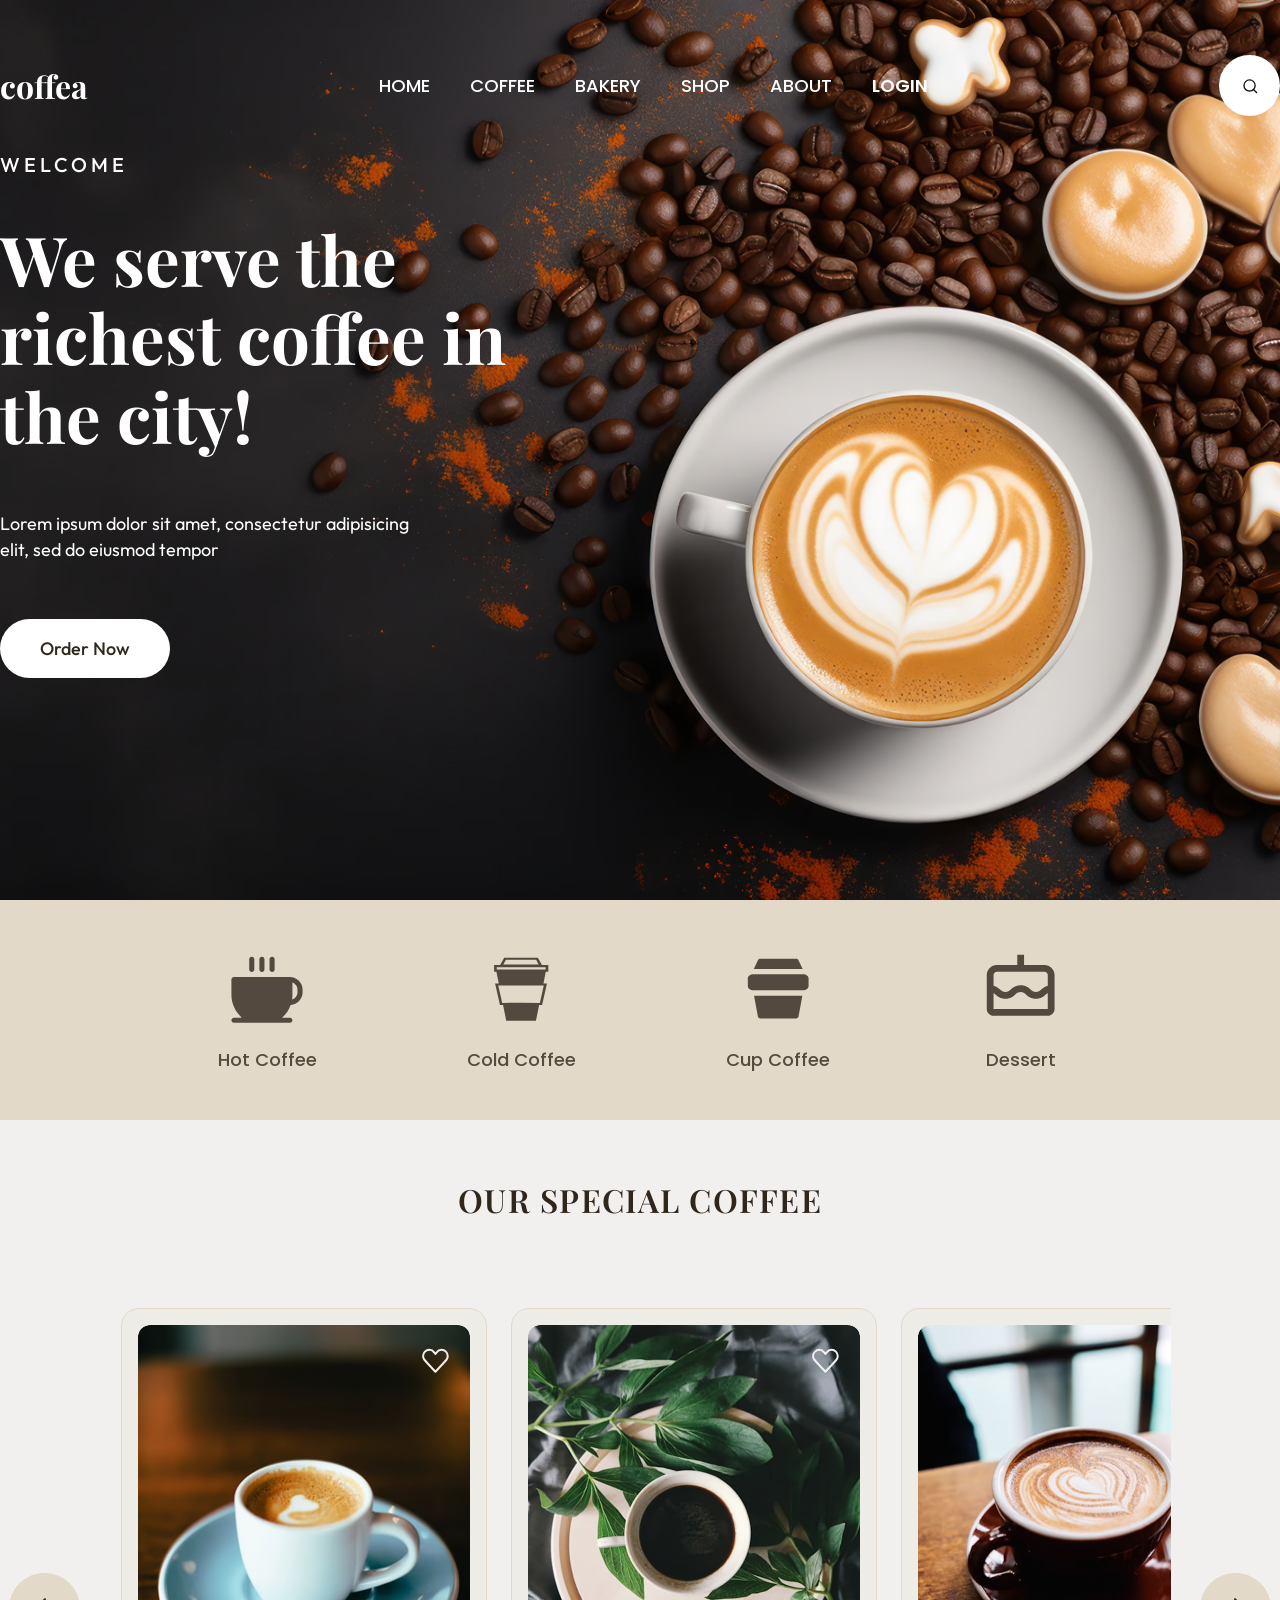
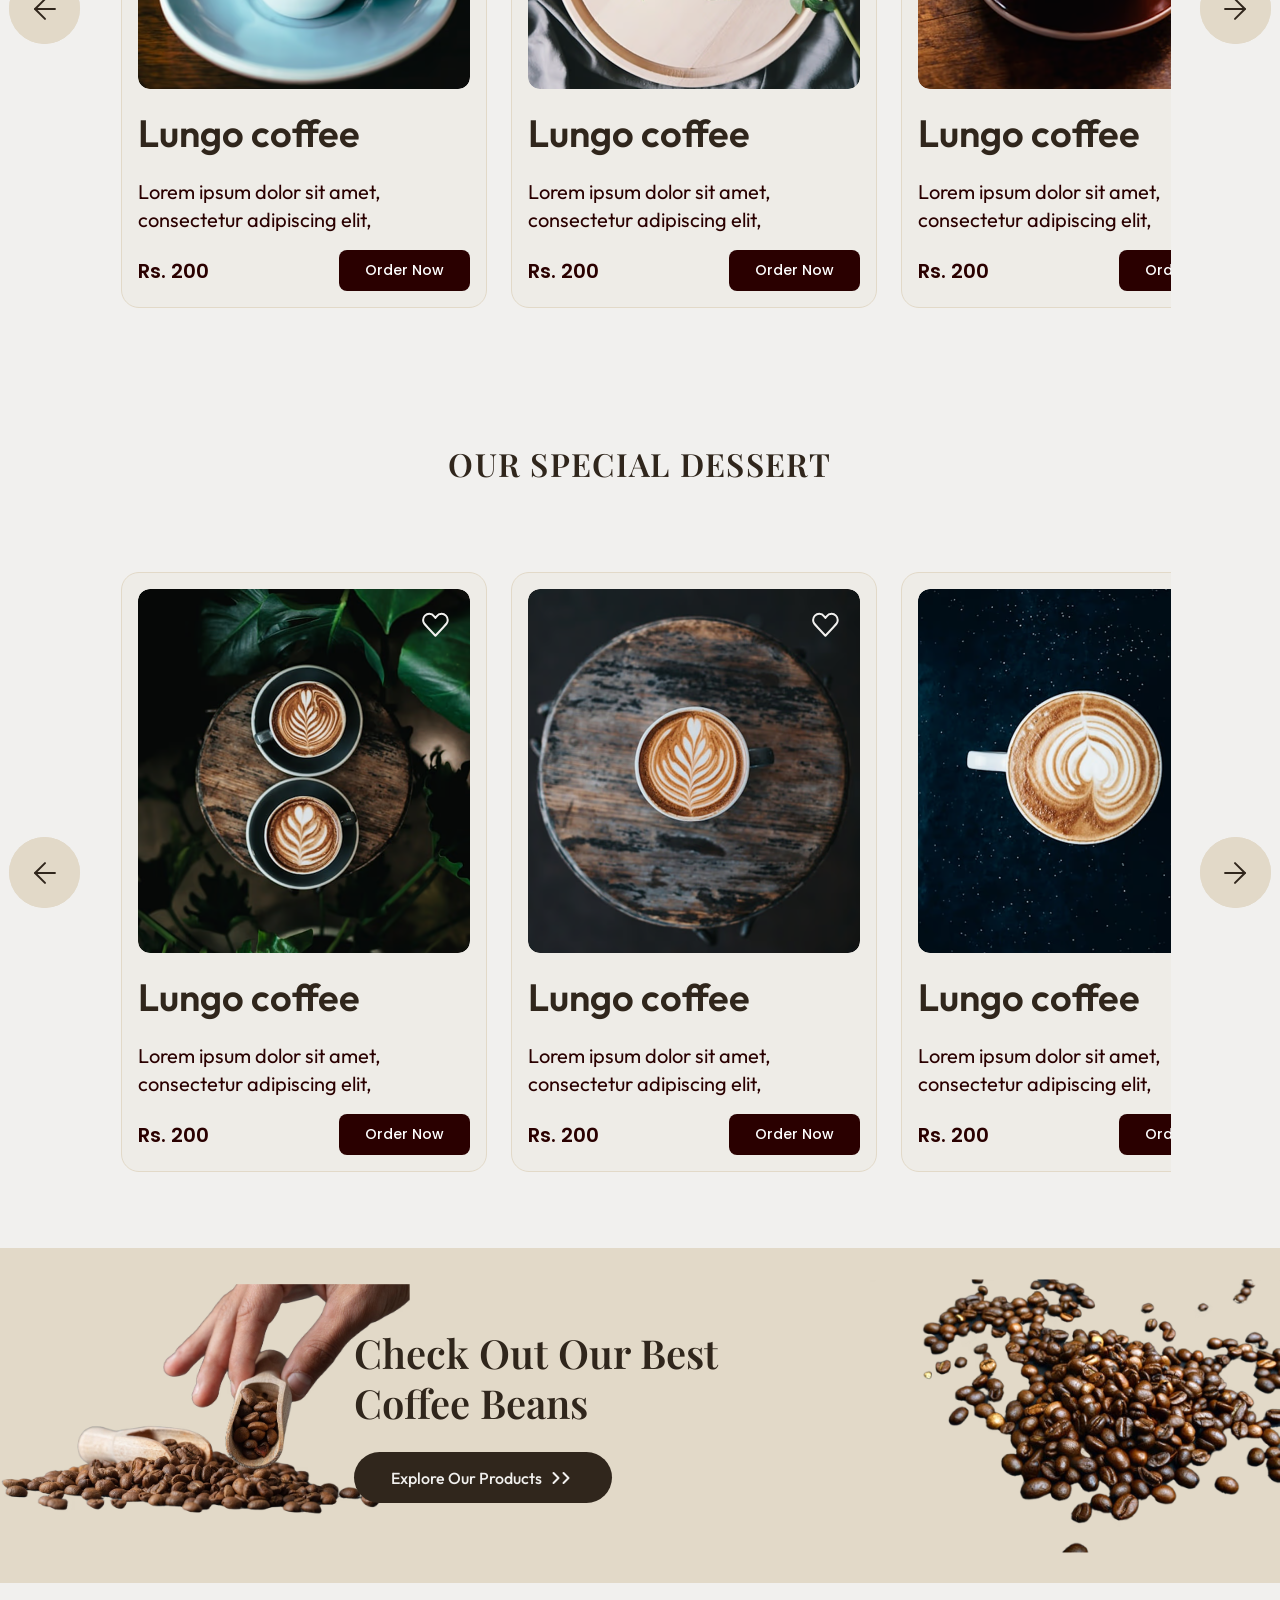
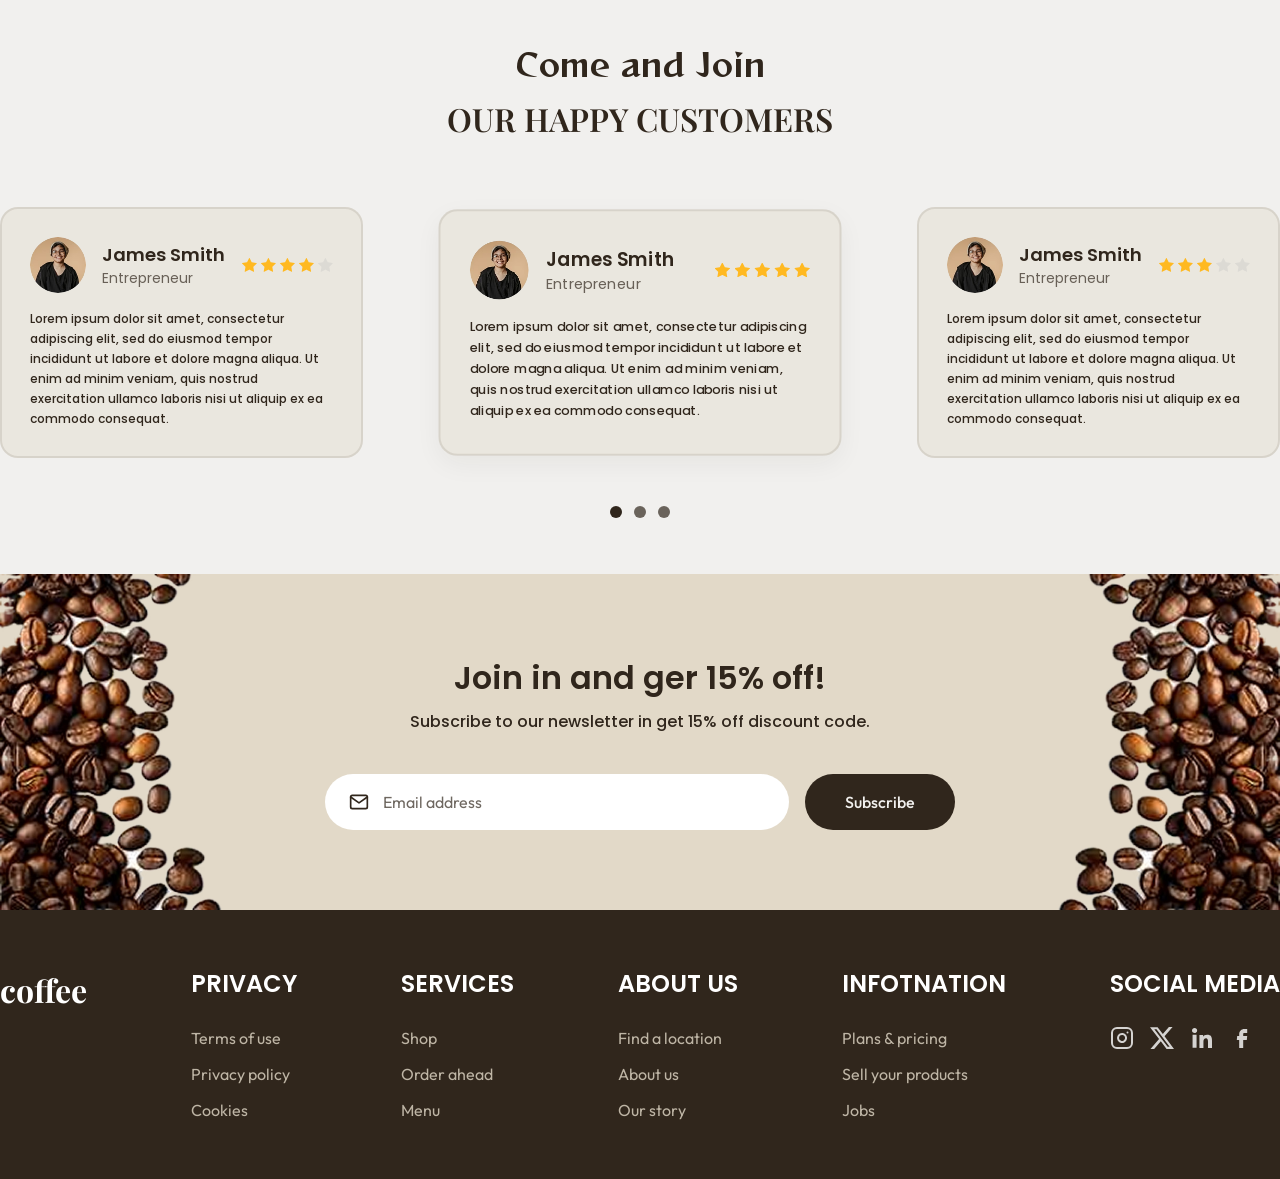
<file: index.html>
<!DOCTYPE html>
<html lang="zxx">
<head>
  <meta charset="UTF-8">
  <meta name="viewport" content="width=device-width, initial-scale=1.0">
  <title>Coffea | Landing Page</title>
  <meta name="description" content="Coffea - We serve the richest coffee in the city. Explore our special coffee beans, bakery, and desserts.">
  <meta name="theme-color" content="#30261C">
  <!-- Preloads para paralelizar la descarga y evitar render-blocking de @imports -->
  <link rel="preload" href="css/tokens.css" as="style">
  <link rel="preload" href="css/base.css" as="style">
  <link rel="preload" href="css/layout.css" as="style">
  <link rel="preload" href="css/components/header.css" as="style">
  <link rel="preload" href="css/components/hero.css" as="style">
  <link rel="preload" href="css/components/categories.css" as="style">
  <link rel="preload" href="css/components/product-card.css" as="style">
  <link rel="preload" href="css/components/carousel.css" as="style">
  <link rel="preload" href="css/components/promo.css" as="style">
  <link rel="preload" href="css/components/testimonial-card.css" as="style">
  <link rel="preload" href="css/components/newsletter.css" as="style">
  <link rel="preload" href="css/components/footer.css" as="style">
  <link rel="preload" href="css/utilities.css" as="style">
  <link rel="preload" href="css/components/responsive.css" as="style">
  
  <link rel="stylesheet" href="css/main.css">
</head>
<body>
  <a class="skip-link" href="#main">Saltar al contenido</a>
  <header class="header">
    <div class="container header__container">
      <a href="/" class="header__logo">coffea</a>
      
      <nav class="header__nav" aria-label="Principal">
        <ul class="header__nav-list">
          <li><a href="#" class="header__nav-link">home</a></li>
          <li><a href="#coffee" class="header__nav-link">coffee</a></li>
          <li><a href="#dessert" class="header__nav-link">bakery</a></li>
          <li><a href="#" class="header__nav-link">shop</a></li>
          <li><a href="#" class="header__nav-link">about</a></li>
          <li><a href="#" class="header__nav-link header__nav-link--login">login</a></li>
        </ul>
      </nav>

      <button type="button" class="header__search-btn" aria-label="Buscar">
        <img src="assets/icons/search.svg" alt="" width="24" height="24" loading="lazy" decoding="async">
      </button>
    </div>
  </header>
  <main id="main">
    <section class="hero" aria-labelledby="hero-title">
      <!-- R1: Imagen con object-fit optimizada -->
      <picture class="hero__bg-wrapper">
        <source media="(max-width: 767px)" srcset="/.netlify/images?url=/assets/img/hero.avif&amp;w=768">
        <img src="assets/img/hero.avif" alt="" class="hero__bg" width="1920" height="1000" fetchpriority="high">
      </picture>

      <div class="container hero__container">
        <div class="hero__content">
          <span class="hero__eyebrow">WELCOME</span>
          <h1 id="hero-title" class="hero__title">We serve the richest coffee in the city!</h1>
          <p class="hero__description">Lorem ipsum dolor sit amet, consectetur adipisicing elit, sed do eiusmod tempor</p>
          <a href="#coffee" class="hero__btn">Order Now</a>
        </div>
      </div>
    </section>
    <section class="categories" aria-label="Categorías">
      <div class="container categories__container">
        <ul class="categories__list">
          <li class="categories__item">
            <a href="#coffee" class="categories__link">
              <img src="assets/icons/cat-1.svg" alt="" class="categories__icon" width="82" height="82" loading="lazy" decoding="async">
              <span class="categories__label">Hot Coffee</span>
            </a>
          </li>
          <li class="categories__item">
            <a href="#coffee" class="categories__link">
              <img src="assets/icons/cat-2.svg" alt="" class="categories__icon" width="82" height="82" loading="lazy" decoding="async">
              <span class="categories__label">Cold Coffee</span>
            </a>
          </li>
          <li class="categories__item">
            <a href="#coffee" class="categories__link">
              <img src="assets/icons/cat-3.svg" alt="" class="categories__icon" width="82" height="82" loading="lazy" decoding="async">
              <span class="categories__label">Cup Coffee</span>
            </a>
          </li>
          <li class="categories__item">
            <a href="#dessert" class="categories__link">
              <img src="assets/icons/cat-4.svg" alt="" class="categories__icon" width="82" height="82" loading="lazy" decoding="async">
              <span class="categories__label">Dessert</span>
            </a>
          </li>
        </ul>
      </div>
    </section>
    <section id="coffee" class="products" aria-labelledby="coffee-title">
      <h2 id="coffee-title" class="products__title">OUR SPECIAL COFFEE</h2>
      <div class="carousel">
        <button type="button" class="carousel__arrow carousel__arrow--prev" aria-label="Anterior">
          <img src="assets/icons/arrow.svg" alt="" width="71" height="71" loading="lazy" decoding="async">
        </button>
        <div class="carousel__track">
          <article class="product-card">
            <div class="product-card__image-wrapper">
              <picture>
                <source media="(max-width: 767px)" srcset="/.netlify/images?url=/assets/img/coffee-1.avif&amp;w=350">
                <img src="assets/img/coffee-1.avif" alt="Lungo coffee" class="product-card__img" width="334" height="364" loading="lazy" decoding="async">
              </picture>
              <label class="product-card__fav">
                <input type="checkbox" class="visually-hidden">
                <img src="assets/icons/heart.svg" alt="Favorito" class="product-card__fav-icon" width="33" height="33" loading="lazy" decoding="async">
              </label>
            </div>
            <h3 class="product-card__title">Lungo coffee</h3>
            <p class="product-card__desc">Lorem ipsum dolor sit amet, consectetur adipiscing elit,</p>
            <div class="product-card__footer">
              <span class="product-card__price">Rs. <data value="200">200</data></span>
              <button type="button" class="product-card__btn">Order Now</button>
            </div>
          </article>
          <article class="product-card">
            <div class="product-card__image-wrapper">
              <picture>
                <source media="(max-width: 767px)" srcset="/.netlify/images?url=/assets/img/coffee-2.avif&amp;w=350">
                <img src="assets/img/coffee-2.avif" alt="Lungo coffee" class="product-card__img" width="334" height="364" loading="lazy" decoding="async">
              </picture>
              <label class="product-card__fav">
                <input type="checkbox" class="visually-hidden">
                <img src="assets/icons/heart.svg" alt="Favorito" class="product-card__fav-icon" width="33" height="33" loading="lazy" decoding="async">
              </label>
            </div>
            <h3 class="product-card__title">Lungo coffee</h3>
            <p class="product-card__desc">Lorem ipsum dolor sit amet, consectetur adipiscing elit,</p>
            <div class="product-card__footer">
              <span class="product-card__price">Rs. <data value="200">200</data></span>
              <button type="button" class="product-card__btn">Order Now</button>
            </div>
          </article>
          <article class="product-card">
            <div class="product-card__image-wrapper">
              <picture>
                <source media="(max-width: 767px)" srcset="/.netlify/images?url=/assets/img/coffee-3.avif&amp;w=350">
                <img src="assets/img/coffee-3.avif" alt="Lungo coffee" class="product-card__img" width="334" height="364" loading="lazy" decoding="async">
              </picture>
              <label class="product-card__fav">
                <input type="checkbox" class="visually-hidden">
                <img src="assets/icons/heart.svg" alt="Favorito" class="product-card__fav-icon" width="33" height="33" loading="lazy" decoding="async">
              </label>
            </div>
            <h3 class="product-card__title">Lungo coffee</h3>
            <p class="product-card__desc">Lorem ipsum dolor sit amet, consectetur adipiscing elit,</p>
            <div class="product-card__footer">
              <span class="product-card__price">Rs. <data value="200">200</data></span>
              <button type="button" class="product-card__btn">Order Now</button>
            </div>
          </article>
          <article class="product-card">
            <div class="product-card__image-wrapper">
              <picture>
                <source media="(max-width: 767px)" srcset="/.netlify/images?url=/assets/img/coffee-4.avif&amp;w=350">
                <img src="assets/img/coffee-4.avif" alt="Lungo coffee" class="product-card__img" width="334" height="364" loading="lazy" decoding="async">
              </picture>
              <label class="product-card__fav">
                <input type="checkbox" class="visually-hidden">
                <img src="assets/icons/heart.svg" alt="Favorito" class="product-card__fav-icon" width="33" height="33" loading="lazy" decoding="async">
              </label>
            </div>
            <h3 class="product-card__title">Lungo coffee</h3>
            <p class="product-card__desc">Lorem ipsum dolor sit amet, consectetur adipiscing elit,</p>
            <div class="product-card__footer">
              <span class="product-card__price">Rs. <data value="200">200</data></span>
              <button type="button" class="product-card__btn">Order Now</button>
            </div>
          </article>
        </div>
        <button type="button" class="carousel__arrow carousel__arrow--next" aria-label="Siguiente">
          <img src="assets/icons/arrow.svg" alt="" width="71" height="71" loading="lazy" decoding="async" style="transform: scaleX(-1);">
        </button>
      </div>
    </section>
    <section id="dessert" class="products" aria-labelledby="dessert-title">
      <h2 id="dessert-title" class="products__title">OUR SPECIAL DESSERT</h2>
      <div class="carousel">
        <button type="button" class="carousel__arrow carousel__arrow--prev" aria-label="Anterior">
          <img src="assets/icons/arrow.svg" alt="" width="71" height="71" loading="lazy" decoding="async">
        </button>
        <div class="carousel__track">
          <article class="product-card">
            <div class="product-card__image-wrapper">
              <picture>
                <source media="(max-width: 767px)" srcset="/.netlify/images?url=/assets/img/dessert-1.avif&amp;w=350">
                <img src="assets/img/dessert-1.avif" alt="Lungo coffee" class="product-card__img" width="334" height="364" loading="lazy" decoding="async">
              </picture>
              <label class="product-card__fav">
                <input type="checkbox" class="visually-hidden">
                <img src="assets/icons/heart.svg" alt="Favorito" class="product-card__fav-icon" width="33" height="33" loading="lazy" decoding="async">
              </label>
            </div>
            <h3 class="product-card__title">Lungo coffee</h3>
            <p class="product-card__desc">Lorem ipsum dolor sit amet, consectetur adipiscing elit,</p>
            <div class="product-card__footer">
              <span class="product-card__price">Rs. <data value="200">200</data></span>
              <button type="button" class="product-card__btn">Order Now</button>
            </div>
          </article>
          <article class="product-card">
            <div class="product-card__image-wrapper">
              <picture>
                <source media="(max-width: 767px)" srcset="/.netlify/images?url=/assets/img/dessert-2.avif&amp;w=350">
                <img src="assets/img/dessert-2.avif" alt="Lungo coffee" class="product-card__img" width="334" height="364" loading="lazy" decoding="async">
              </picture>
              <label class="product-card__fav">
                <input type="checkbox" class="visually-hidden">
                <img src="assets/icons/heart.svg" alt="Favorito" class="product-card__fav-icon" width="33" height="33" loading="lazy" decoding="async">
              </label>
            </div>
            <h3 class="product-card__title">Lungo coffee</h3>
            <p class="product-card__desc">Lorem ipsum dolor sit amet, consectetur adipiscing elit,</p>
            <div class="product-card__footer">
              <span class="product-card__price">Rs. <data value="200">200</data></span>
              <button type="button" class="product-card__btn">Order Now</button>
            </div>
          </article>
          <article class="product-card">
            <div class="product-card__image-wrapper">
              <picture>
                <source media="(max-width: 767px)" srcset="/.netlify/images?url=/assets/img/dessert-3.avif&amp;w=350">
                <img src="assets/img/dessert-3.avif" alt="Lungo coffee" class="product-card__img" width="334" height="364" loading="lazy" decoding="async">
              </picture>
              <label class="product-card__fav">
                <input type="checkbox" class="visually-hidden">
                <img src="assets/icons/heart.svg" alt="Favorito" class="product-card__fav-icon" width="33" height="33" loading="lazy" decoding="async">
              </label>
            </div>
            <h3 class="product-card__title">Lungo coffee</h3>
            <p class="product-card__desc">Lorem ipsum dolor sit amet, consectetur adipiscing elit,</p>
            <div class="product-card__footer">
              <span class="product-card__price">Rs. <data value="200">200</data></span>
              <button type="button" class="product-card__btn">Order Now</button>
            </div>
          </article>
          <article class="product-card">
            <div class="product-card__image-wrapper">
              <picture>
                <source media="(max-width: 767px)" srcset="/.netlify/images?url=/assets/img/dessert-4.avif&amp;w=350">
                <img src="assets/img/dessert-4.avif" alt="Lungo coffee" class="product-card__img" width="334" height="364" loading="lazy" decoding="async">
              </picture>
              <label class="product-card__fav">
                <input type="checkbox" class="visually-hidden">
                <img src="assets/icons/heart.svg" alt="Favorito" class="product-card__fav-icon" width="33" height="33" loading="lazy" decoding="async">
              </label>
            </div>
            <h3 class="product-card__title">Lungo coffee</h3>
            <p class="product-card__desc">Lorem ipsum dolor sit amet, consectetur adipiscing elit,</p>
            <div class="product-card__footer">
              <span class="product-card__price">Rs. <data value="200">200</data></span>
              <button type="button" class="product-card__btn">Order Now</button>
            </div>
          </article>
        </div>
        <button type="button" class="carousel__arrow carousel__arrow--next" aria-label="Siguiente">
          <img src="assets/icons/arrow.svg" alt="" width="71" height="71" loading="lazy" decoding="async" style="transform: scaleX(-1);">
        </button>
      </div>
    </section>
    <section class="promo" aria-labelledby="promo-title">
      <!-- R1: Imágenes decorativas laterales -->
      <img src="assets/img/promo-hand.avif" alt="" class="promo__img promo__img--left" width="520" height="335" loading="lazy" decoding="async">
      <img src="assets/img/promo-beans.avif" alt="" class="promo__img promo__img--right" width="520" height="335" loading="lazy" decoding="async">
      
      <div class="container promo__container">
        <div class="promo__content">
          <!-- R2: Título en 2 líneas -->
          <h2 id="promo-title" class="promo__title">Check Out Our Best Coffee Beans</h2>
          
          <!-- R3: Botón pill con chevron doble -->
          <a href="#shop" class="promo__btn">
            Explore Our Products
            <div class="promo__btn-chevrons">
              <img src="assets/icons/chevron.svg" alt="" class="promo__btn-icon" width="20" height="20" loading="lazy" decoding="async">
              <img src="assets/icons/chevron.svg" alt="" class="promo__btn-icon" width="20" height="20" loading="lazy" decoding="async">
            </div>
          </a>
        </div>
      </div>
    </section>
    <section class="testimonials" aria-labelledby="testimonials-title">
      <div class="container testimonials__container">
        
        <div class="testimonials__header">
          <span class="testimonials__eyebrow">Come and Join</span>
          <h2 id="testimonials-title" class="testimonials__title">OUR HAPPY CUSTOMERS</h2>
        </div>

        <div class="testimonials__grid">
          
          <!-- Tarjeta 1 (4 estrellas) -->
          <figure class="testimonial-card">
            <figcaption class="testimonial-card__header">
              <img src="assets/img/avatar-1.avif" alt="James Smith" class="testimonial-card__avatar" width="56" height="56" loading="lazy" decoding="async">
              <div class="testimonial-card__meta">
                <span class="testimonial-card__name">James Smith</span>
                <span class="testimonial-card__role">Entrepreneur</span>
              </div>
              <div class="testimonial-card__rating" role="img" aria-label="4 de 5 estrellas">
                <img src="assets/icons/star.svg" alt="" width="15" height="15" loading="lazy" decoding="async">
                <img src="assets/icons/star.svg" alt="" width="15" height="15" loading="lazy" decoding="async">
                <img src="assets/icons/star.svg" alt="" width="15" height="15" loading="lazy" decoding="async">
                <img src="assets/icons/star.svg" alt="" width="15" height="15" loading="lazy" decoding="async">
                <img src="assets/icons/star.svg" alt="" width="15" height="15" class="star--empty" loading="lazy" decoding="async">
              </div>
            </figcaption>
            <blockquote class="testimonial-card__quote">
              <p>Lorem ipsum dolor sit amet, consectetur adipiscing elit, sed do eiusmod tempor incididunt ut labore et dolore magna aliqua. Ut enim ad minim veniam, quis nostrud exercitation ullamco laboris nisi ut aliquip ex ea commodo consequat.</p>
            </blockquote>
          </figure>

          <!-- Tarjeta 2 Destacada (5 estrellas) -->
          <figure class="testimonial-card testimonial-card--featured">
            <figcaption class="testimonial-card__header">
              <img src="assets/img/avatar-2.avif" alt="James Smith" class="testimonial-card__avatar" width="56" height="56" loading="lazy" decoding="async">
              <div class="testimonial-card__meta">
                <span class="testimonial-card__name">James Smith</span>
                <span class="testimonial-card__role">Entrepreneur</span>
              </div>
              <div class="testimonial-card__rating" role="img" aria-label="5 de 5 estrellas">
                <img src="assets/icons/star.svg" alt="" width="15" height="15" loading="lazy" decoding="async">
                <img src="assets/icons/star.svg" alt="" width="15" height="15" loading="lazy" decoding="async">
                <img src="assets/icons/star.svg" alt="" width="15" height="15" loading="lazy" decoding="async">
                <img src="assets/icons/star.svg" alt="" width="15" height="15" loading="lazy" decoding="async">
                <img src="assets/icons/star.svg" alt="" width="15" height="15" loading="lazy" decoding="async">
              </div>
            </figcaption>
            <blockquote class="testimonial-card__quote">
              <p>Lorem ipsum dolor sit amet, consectetur adipiscing elit, sed do eiusmod tempor incididunt ut labore et dolore magna aliqua. Ut enim ad minim veniam, quis nostrud exercitation ullamco laboris nisi ut aliquip ex ea commodo consequat.</p>
            </blockquote>
          </figure>

          <!-- Tarjeta 3 (3 estrellas) -->
          <figure class="testimonial-card">
            <figcaption class="testimonial-card__header">
              <img src="assets/img/avatar-3.avif" alt="James Smith" class="testimonial-card__avatar" width="56" height="56" loading="lazy" decoding="async">
              <div class="testimonial-card__meta">
                <span class="testimonial-card__name">James Smith</span>
                <span class="testimonial-card__role">Entrepreneur</span>
              </div>
              <div class="testimonial-card__rating" role="img" aria-label="3 de 5 estrellas">
                <img src="assets/icons/star.svg" alt="" width="15" height="15" loading="lazy" decoding="async">
                <img src="assets/icons/star.svg" alt="" width="15" height="15" loading="lazy" decoding="async">
                <img src="assets/icons/star.svg" alt="" width="15" height="15" loading="lazy" decoding="async">
                <img src="assets/icons/star.svg" alt="" width="15" height="15" class="star--empty" loading="lazy" decoding="async">
                <img src="assets/icons/star.svg" alt="" width="15" height="15" class="star--empty" loading="lazy" decoding="async">
              </div>
            </figcaption>
            <blockquote class="testimonial-card__quote">
              <p>Lorem ipsum dolor sit amet, consectetur adipiscing elit, sed do eiusmod tempor incididunt ut labore et dolore magna aliqua. Ut enim ad minim veniam, quis nostrud exercitation ullamco laboris nisi ut aliquip ex ea commodo consequat.</p>
            </blockquote>
          </figure>

        </div>

        <div class="testimonials__pagination" aria-hidden="true">
          <span class="testimonials__dot testimonials__dot--active"></span>
          <span class="testimonials__dot"></span>
          <span class="testimonials__dot"></span>
        </div>

      </div>
    </section>
    <section class="newsletter" aria-labelledby="newsletter-title">
      <img src="assets/img/newsletter-beans.avif" alt="" class="newsletter__img newsletter__img--left" width="520" height="335" loading="lazy" decoding="async">
      <img src="assets/img/newsletter-beans.avif" alt="" class="newsletter__img newsletter__img--right" width="520" height="335" loading="lazy" decoding="async">
      
      <div class="container newsletter__container">
        <h2 id="newsletter-title" class="newsletter__title">Join in and ger 15% off!</h2>
        <p class="newsletter__desc">Subscribe to our newsletter in get 15% off discount code.</p>
        
        <form class="newsletter__form" action="#" method="POST">
          <label for="newsletter-email" class="visually-hidden">Email address</label>
          <div class="newsletter__input-wrapper">
            <img src="assets/icons/mail.svg" alt="" class="newsletter__icon" width="20" height="20" loading="lazy" decoding="async">
            <input type="email" id="newsletter-email" class="newsletter__input" placeholder="Email address" required>
          </div>
          <button type="submit" class="newsletter__btn">Subscribe</button>
        </form>
      </div>
    </section>
  </main>
  <footer class="footer">
    <div class="container footer__container">
      
      <!-- Columna 1: Logo -->
      <div class="footer__brand">
        <a href="/" class="footer__logo">COFFEE</a>
      </div>
      
      <!-- Columna 2 -->
      <div class="footer__links">
        <h3 class="footer__title">PRIVACY</h3>
        <ul class="footer__list">
          <li><a href="#" class="footer__link">Terms of use</a></li>
          <li><a href="#" class="footer__link">Privacy policy</a></li>
          <li><a href="#" class="footer__link">Cookies</a></li>
        </ul>
      </div>
      
      <!-- Columna 3 -->
      <div class="footer__links">
        <h3 class="footer__title">SERVICES</h3>
        <ul class="footer__list">
          <li><a href="#" class="footer__link">Shop</a></li>
          <li><a href="#" class="footer__link">Order ahead</a></li>
          <li><a href="#" class="footer__link">Menu</a></li>
        </ul>
      </div>

      <!-- Columna 4 -->
      <div class="footer__links">
        <h3 class="footer__title">ABOUT US</h3>
        <ul class="footer__list">
          <li><a href="#" class="footer__link">Find a location</a></li>
          <li><a href="#" class="footer__link">About us</a></li>
          <li><a href="#" class="footer__link">Our story</a></li>
        </ul>
      </div>

      <!-- Columna 5 -->
      <div class="footer__links">
        <h3 class="footer__title">INFOTNATION</h3>
        <ul class="footer__list">
          <li><a href="#" class="footer__link">Plans &amp; pricing</a></li>
          <li><a href="#" class="footer__link">Sell your products</a></li>
          <li><a href="#" class="footer__link">Jobs</a></li>
        </ul>
      </div>

      <!-- Columna 6: Sociales -->
      <div class="footer__contact">
        <h3 class="footer__title">SOCIAL MEDIA</h3>
        <div class="footer__socials" role="group" aria-label="Redes sociales">
          <a href="#" class="footer__social-link" aria-label="X">
            <img src="assets/icons/social-1.svg" alt="" width="24" height="24" loading="lazy" decoding="async">
          </a>
          <a href="#" class="footer__social-link" aria-label="Instagram">
            <img src="assets/icons/social-2.svg" alt="" width="24" height="24" loading="lazy" decoding="async">
          </a>
          <a href="#" class="footer__social-link" aria-label="Facebook">
            <img src="assets/icons/social-3.svg" alt="" width="24" height="24" loading="lazy" decoding="async">
          </a>
          <a href="#" class="footer__social-link" aria-label="LinkedIn">
            <img src="assets/icons/social-4.svg" alt="" width="24" height="24" loading="lazy" decoding="async">
          </a>
        </div>
      </div>

    </div>
  </footer>
</body>
</html>
</file>
<file: css/tokens.css>
/* ==========================================================================
   Design Tokens - Coffea Landing Page
   ========================================================================== */

/* Playfair Display */
@font-face { font-family: 'Playfair Display'; src: url('../assets/fonts/playfair-display-500.woff2') format('woff2'); font-weight: 500; font-display: swap; }
@font-face { font-family: 'Playfair Display'; src: url('../assets/fonts/playfair-display-600.woff2') format('woff2'); font-weight: 600; font-display: swap; }
@font-face { font-family: 'Playfair Display'; src: url('../assets/fonts/playfair-display-700.woff2') format('woff2'); font-weight: 700; font-display: swap; }

/* Outfit */
@font-face { font-family: 'Outfit'; src: url('../assets/fonts/outfit-400.woff2') format('woff2'); font-weight: 400; font-display: swap; }
@font-face { font-family: 'Outfit'; src: url('../assets/fonts/outfit-500.woff2') format('woff2'); font-weight: 500; font-display: swap; }
@font-face { font-family: 'Outfit'; src: url('../assets/fonts/outfit-600.woff2') format('woff2'); font-weight: 600; font-display: swap; }

/* Poppins */
@font-face { font-family: 'Poppins'; src: url('../assets/fonts/poppins-400.woff2') format('woff2'); font-weight: 400; font-display: swap; }
@font-face { font-family: 'Poppins'; src: url('../assets/fonts/poppins-500.woff2') format('woff2'); font-weight: 500; font-display: swap; }
@font-face { font-family: 'Poppins'; src: url('../assets/fonts/poppins-600.woff2') format('woff2'); font-weight: 600; font-display: swap; }

/* Reggae One */
@font-face { font-family: 'Reggae One'; src: url('../assets/fonts/reggae-one-400.woff2') format('woff2'); font-weight: 400; font-display: swap; }

:root {
  /* Colores */
  --color-espresso: #30261C;
  --color-maroon: #2A0000;
  --color-sand: #E2D9C8;
  --color-sand-20: rgba(226, 217, 200, 0.2);
  --color-sand-40: rgba(226, 217, 200, 0.4);
  --color-bg: #F1F0EE;
  --color-muted: #544A3E;
  --color-border-soft: rgba(48, 38, 28, 0.1);
  --color-text-soft: rgba(48, 38, 28, 0.7);
  --color-white: #FFFFFF;
  
  --color-star: #FFB921;

  /* Tipografía - Familias */
  --font-display: 'Playfair Display', serif;
  --font-body: 'Outfit', sans-serif;
  --font-ui: 'Poppins', sans-serif;
  --font-accent: 'Reggae One', system-ui;

  /* Tipografía - Tamaños (Conversión a rem: 1rem = 16px) */
  /* Clamp propuesto para el Hero: base 2.5rem, escalado fluido, tope 4.5rem (72px) */
  --fs-hero: clamp(2.5rem, 1.5rem + 3.5vw, 4.5rem); 
  --fs-h2: 2rem;           /* 32px */
  --fs-cta: 2.5rem;        /* 40px */
  --fs-card-title: 2.375rem; /* 38px */
  --fs-logo: 2rem;         /* 32px */
  --fs-footer-h: 1.5rem;   /* 24px */
  --fs-lg: 1.25rem;        /* 20px */
  --fs-md: 1.125rem;       /* 18px */
  --fs-base: 1rem;         /* 16px */
  --fs-sm: 0.875rem;        /* 14px */
  --fs-xs: 0.75rem;         /* 12px */

  /* Forma y Contenedor */
  --radius-pill: 100px;
  --radius-card: 18px;
  --radius-img: 12px;
  --radius-btn: 8px;
  --container: 1444px;

  /* Escala de Espaciados (rem) */
  --space-4: 0.25rem;
  --space-8: 0.5rem;
  --space-12: 0.75rem;
  --space-16: 1rem;
  --space-24: 1.5rem;
  --space-28: 1.75rem;
  --space-40: 2.5rem;
  --space-56: 3.5rem;
}
</file>
<file: css/base.css>
/* ==========================================================================
   Base - Reseteo moderno, Tipografía base y Accesibilidad
   ========================================================================== */

*, *::before, *::after {
  box-sizing: border-box;
  margin: 0;
  padding: 0;
}

html {
  font-size: 100%; /* 1rem = 16px por defecto en el navegador */
  scroll-behavior: smooth;
}

body {
  font-family: var(--font-body);
  background-color: var(--color-bg);
  color: var(--color-espresso);
  line-height: 1.5;
  -webkit-font-smoothing: antialiased;
}

/* Tipografía global para enlaces y botones */
a {
  text-decoration: none;
  color: inherit;
}

button, input {
  font-family: inherit;
  border: none;
  background: none;
}

/* Foco visible estricto para accesibilidad (WCAG) */
:focus-visible {
  outline: 2px solid var(--color-espresso);
  outline-offset: 3px;
}

/* Respetar prefers-reduced-motion (Exigencia del PRD) */
@media (prefers-reduced-motion: reduce) {
  *, *::before, *::after {
    transition: none !important;
    animation: none !important;
    scroll-behavior: auto !important;
  }
}
</file>
<file: css/layout.css>
/* ==========================================================================
   Layout - Contenedores y Grid General
   ========================================================================== */

/* Contenedor principal de 1444px exigido para 1920px de canvas */
.container {
  width: 100%;
  max-width: var(--container);
  margin-inline: auto;
}

/* Reseteo estándar para imágenes y medios */
img, picture, svg {
  display: block;
  max-width: 100%;
  height: auto;
}

/* Clase de accesibilidad para saltar al contenido principal */
.skip-link {
  position: absolute;
  top: -100%;
  left: 0;
  background-color: var(--color-espresso);
  color: var(--color-bg);
  padding: var(--space-12) var(--space-24);
  z-index: 999;
  font-family: var(--font-ui);
  transition: top 0.2s ease;
}

.skip-link:focus {
  top: 0;
}
</file>
<file: css/components/header.css>
/* ==========================================================================
   Componente: Header (Sección 5.1)
   ========================================================================== */

/* R4: Posicionado absoluto sobre el hero, a 55px del borde superior */
.header {
  position: absolute;
  top: 55px;
  left: 0;
  width: 100%;
  z-index: 10;
}

/* Alineación dentro del contenedor de 1444px */
.header__container {
  display: flex;
  align-items: center;
  justify-content: space-between;
}

/* R1: Logo "coffea" en Playfair 700, 32px (--fs-logo), minúsculas, blanco */
.header__logo {
  font-family: var(--font-display);
  font-weight: 700;
  font-size: var(--fs-logo);
  color: var(--color-white);
  text-transform: lowercase;
}

.header__nav-list {
  display: flex;
  align-items: center;
  gap: var(--space-40);
  list-style: none;
}

/* R2: Links Poppins 500, 18px (--fs-md), uppercase, blanco */
.header__nav-link {
  font-family: var(--font-ui);
  font-weight: 500;
  font-size: var(--fs-md);
  color: var(--color-white);
  text-transform: uppercase;
  transition: opacity 0.2s ease;
}

.header__nav-link:hover,
.header__nav-link:focus-visible {
  opacity: 0.8;
}

/* R2: "login" en peso 600 */
.header__nav-link--login {
  font-weight: 600;
}

/* R3: Botón de búsqueda circular blanco de 61 px */
.header__search-btn {
  width: 61px;
  height: 61px;
  border-radius: var(--radius-pill);
  background-color: var(--color-white);
  display: flex;
  align-items: center;
  justify-content: center;
  cursor: pointer;
  transition: transform 0.2s ease;
}

.header__search-btn:hover,
.header__search-btn:focus-visible {
  transform: translateY(-2px);
}

/* Forzar tamaño y centrado absoluto del SVG dentro del botón */
.header__search-btn img {
  width: 32px !important; /* Aumentado ligeramente para mejor visibilidad */
  height: 32px !important;
  object-fit: contain;
  display: block;
  margin: auto; /* Fuerza el centrado si flexbox falla */
}
</file>
<file: css/components/hero.css>
/* ==========================================================================
   Componente: Hero (Sección 5.2)
   ========================================================================== */

/* R1: Alto 1000 px en desktop con tope */
.hero {
  position: relative;
  width: 100%;
  min-height: 100vh;
  max-height: 1000px;
  display: flex;
  overflow: hidden;
}

.hero__bg-wrapper {
  position: absolute;
  top: 0;
  left: 0;
  width: 100%;
  height: 100%;
  z-index: -1;
}

/* R1: Fondo = imagen del espresso con object-fit: cover alineada a la derecha */
.hero__bg {
  position: absolute;
  top: 0;
  left: 0;
  width: 100%;
  height: 100%;
  object-fit: cover;
  object-position: right center;
  z-index: -1;
}

/* R2: A 238px del borde izq (cubierto por el .container centrado de 1444px) y 294px del superior */
.hero__container {
  position: relative;
  z-index: 1;
  padding-top: 294px;
}

/* R2: Bloque de texto de 557 px de ancho */
.hero__content {
  max-width: 557px;
}

/* R3: Eyebrow WELCOME */
.hero__eyebrow {
  display: block;
  font-family: var(--font-body);
  font-weight: 500;
  font-size: var(--fs-lg);
  text-transform: uppercase;
  letter-spacing: 4px;
  color: var(--color-white);
  margin-bottom: 40px;
}

/* R3: H1 Playfair 700 72/82 px */
.hero__title {
  font-family: var(--font-display);
  font-weight: 700;
  font-size: var(--fs-hero);
  line-height: 1.138; /* 82px / 72px */
  color: var(--color-white);
  margin-bottom: 56px;
}

/* R3: Párrafo Outfit 400 18/26 px, máx 431 px */
.hero__description {
  font-family: var(--font-body);
  font-weight: 400;
  font-size: var(--fs-md);
  line-height: 1.444; /* 26px / 18px */
  color: var(--color-white);
  max-width: 431px;
  margin-bottom: 56px;
}

/* R4: Botón Order Now */
.hero__btn {
  display: inline-block;
  background-color: var(--color-white);
  color: var(--color-espresso);
  font-family: var(--font-body);
  font-weight: 500;
  font-size: var(--fs-md);
  padding: 16px 40px;
  border-radius: var(--radius-pill);
  transition: transform 0.2s ease, opacity 0.2s ease;
}

/* Interacción de hover */
.hero__btn:hover,
.hero__btn:focus-visible {
  transform: translateY(-2px);
  opacity: 0.9;
}

@media (max-height: 950px) {
  .hero__container {
    padding-top: 150px; /* Evita que el texto y el botón desborden hacia abajo */
  }
}
</file>
<file: css/components/categories.css>
/* ==========================================================================
   Componente: Categorías (Sección 5.3)
   ========================================================================== */

/* R1: Franja de 220 px de alto, fondo --color-sand */
.categories {
  background-color: var(--color-sand);
  height: 220px;
  display: flex;
  align-items: center;
}

/* R2: 4 ítems centrados en una fila de 845 px */
.categories__container {
  display: flex;
  justify-content: center;
  width: 100%;
}

.categories__list {
  display: flex;
  justify-content: space-between;
  align-items: center;
  width: 100%;
  max-width: 845px;
  list-style: none;
}

/* R3: Enlace como bloque para alinear ícono y texto */
.categories__link {
  display: flex;
  flex-direction: column;
  align-items: center;
  gap: var(--space-16);
  text-decoration: none;
  transition: opacity 0.2s ease, transform 0.2s ease;
}

/* Interacción sugerida (Sección 8: Hover de categorías) */
.categories__link:hover,
.categories__link:focus-visible {
  opacity: 0.8;
  transform: translateY(-4px);
}

/* R2: Ícono de 82 px */
.categories__icon {
  width: 82px;
  height: 82px;
}

/* R2: Etiqueta Poppins 500 18 px --color-muted */
.categories__label {
  font-family: var(--font-ui);
  font-weight: 500;
  font-size: var(--fs-md);
  color: var(--color-muted);
}
</file>
<file: css/components/product-card.css>
/* ==========================================================================
   Componente: Product Card (Secciones 5.4 y 5.5)
   ========================================================================== */

/* R4: Product-card base */
.product-card {
  background-color: var(--color-sand-20);
  border: 1.5px solid var(--color-sand);
  border-radius: var(--radius-card);
  padding: 16px;
  display: flex;
  flex-direction: column;
  gap: 16px;
  width: 366px;
  flex-shrink: 0;
  scroll-snap-align: start;
  transition: box-shadow 0.2s ease;
}

/* Hover de cards (Sección 8: interacciones sin JS) */
@media (hover: hover) {
  .product-card:hover {
    box-shadow: 0 8px 24px rgba(48, 38, 28, 0.05);
  }
  .product-card:hover .product-card__img {
    transform: scale(1.03);
  }
}

/* R5: Imagen y wrapper */
.product-card__image-wrapper {
  position: relative;
  width: 100%;
  height: 364px;
  border-radius: var(--radius-img);
  overflow: hidden;
}

.product-card__img {
  width: 100%;
  height: 100%;
  object-fit: cover;
  transition: transform 0.2s ease;
}

/* R5: Botón de favorito */
.product-card__fav {
  position: absolute;
  top: 18px;
  right: 18px;
  width: 33px;
  height: 33px;
  cursor: pointer;
  z-index: 2;
  transition: transform 0.2s ease;
}

.product-card__fav:hover {
  transform: scale(1.1);
}

/* R6: Textos de la tarjeta */
.product-card__title {
  font-family: var(--font-body);
  font-weight: 600;
  font-size: var(--fs-card-title);
  color: var(--color-espresso);
}

.product-card__desc {
  font-family: var(--font-body);
  font-weight: 400;
  font-size: var(--fs-lg);
  line-height: 1.4;
  color: var(--color-maroon);
}

.product-card__footer {
  display: flex;
  align-items: center;
  justify-content: space-between;
  margin-top: auto;
}

.product-card__price {
  font-family: var(--font-ui);
  font-weight: 600;
  font-size: var(--fs-lg);
  color: var(--color-maroon);
}

/* R6: Botón Order Now */
.product-card__btn {
  background-color: var(--color-maroon);
  color: var(--color-white);
  font-family: var(--font-ui);
  font-weight: 500;
  font-size: var(--fs-sm);
  padding: 10px 26px;
  border-radius: var(--radius-btn);
  transition: transform 0.2s ease, opacity 0.2s ease;
}

.product-card__btn:hover,
.product-card__btn:focus-visible {
  transform: translateY(-2px);
  opacity: 0.9;
}
</file>
<file: css/components/carousel.css>
/* ==========================================================================
   Componente: Carrusel y Títulos de Productos (Secciones 5.4 y 5.5)
   ========================================================================== */

.products {
  padding-block: var(--space-56);
}

/* R1: Título H2 centrado, Playfair 600 32px uppercase */
.products__title {
  font-family: var(--font-display);
  font-weight: 600;
  font-size: var(--fs-h2);
  text-transform: uppercase;
  letter-spacing: 1.28px;
  color: var(--color-espresso);
  text-align: center;
  margin-bottom: 64px;
}

/* R2: Carrusel centrado en la pantalla completa */
.carousel {
  position: relative;
  width: 100%;
  max-width: 1800px; /* Expandimos el contenedor principal casi al total de la pantalla para que las flechas tengan lugar de sobra */
  margin: 0 auto;
  display: flex;
  align-items: center;
  justify-content: center;
  gap: 20px; /* Separación garantizada entre el track y las flechas */
}

/* El track que contiene las tarjetas */
.carousel__track {
  display: flex;
  gap: 24px;
  width: 100%;
  max-width: 1560px; /* (366 * 4) + (24 * 3) = 1536px + 24px de padding = 1560px exactos */
  padding: 20px 12px; /* Padding vertical para no cortar sombras, horizontal sutil */
  overflow-x: auto;
  scroll-snap-type: x mandatory;
  scrollbar-width: none;
  min-width: 0;
}

/* Evita que los hijos directos (las tarjetas) se encojan o estiren */
.carousel__track > * {
  flex-shrink: 0;
  scroll-snap-align: center;
}

.carousel__track::-webkit-scrollbar {
  display: none;
}

/* R3: Flechas circulares */
.carousel__arrow {
  width: 71px;
  height: 71px;
  flex-shrink: 0;
  cursor: pointer;
  background-color: var(--color-sand);
  border-radius: 50%;
  border: none;
  display: flex;
  align-items: center;
  justify-content: center;
  transition: transform 0.2s ease, background-color 0.2s ease;
  margin-inline: 9px;
}

.carousel__arrow:hover,
.carousel__arrow:focus-visible {
  transform: scale(1.1);
  background-color: var(--color-sand-40);
}

/* Blindar la tarjeta de producto contra estiramientos flexbox */
.product-card {
  width: 366px;
  flex: 0 0 auto; /* No crecer, no encoger, tamaño automático basado en width */
}

/* Forzar que la imagen del producto mantenga su proporción y no se estire */
.product-card__img {
  width: 100%;
  height: 364px; /* Alto fijo según Figma */
  object-fit: cover; /* Recorta la imagen sin deformarla */
  border-radius: var(--radius-img);
}
</file>
<file: css/components/promo.css>
/* ==========================================================================
   Componente: Promo CTA (Sección 5.6)
   ========================================================================== */

/* R1: Franja de 335 px, fondo --color-sand */
.promo {
  position: relative;
  background-color: var(--color-sand);
  min-height: 335px; /* Reemplazo clave para evitar desborde */
  padding-block: var(--space-48, 3rem); /* Respiro interno flexible */
  display: flex;
  align-items: center;
  overflow: hidden; /* Evita desbordes de las imágenes laterales absolutas */
}

/* R1: Imágenes laterales decorativas */
.promo__img {
  position: absolute;
  top: 50%;
  transform: translateY(-50%);
  z-index: 1;
  pointer-events: none; /* Previene que bloqueen clics */
  max-width: 520px; /* FIX: Ancho máximo fijo basado en el export de Figma */
  width: 32%; /* FIX: Ancho fluido en pantallas chicas */
  height: auto; /* Mantener proporción */
}

/* Modificamos el posicionamiento relativo de las imágenes */
.promo__img--left {
  left: 0;
  object-position: left center;
}

.promo__img--right {
  right: 0;
  object-position: right center;
}

/* Contenedor principal alineado estrictamente a la izquierda para el texto */
.promo__container {
  display: flex;
  justify-content: flex-start; /* Alinea todo a la izquierda */
  padding-left: 354px; /* FIX: Valor exacto calculado para alinear con la segunda card del carrusel */
  align-items: center;
  position: relative;
  z-index: 2; /* Asegura que el contenido quede por encima de las imágenes */
  width: 100%;
}

.promo__content {
  display: flex;
  flex-direction: column;
  align-items: flex-start;
  text-align: left;
  gap: var(--space-24);
}

/* R2: Título Playfair 600 40/50 px, negro, máx. 372 px */
.promo__title {
  font-family: var(--font-display);
  font-weight: 600;
  font-size: var(--fs-cta);
  line-height: 1.25; /* 50px / 40px */
  color: var(--color-espresso);
  max-width: 372px;
}

/* R3: Botón pill --color-espresso, 258x51 px */
.promo__btn {
  display: inline-flex;
  align-items: center;
  justify-content: center;
  gap: var(--space-8);
  width: 258px;
  height: 51px;
  background-color: var(--color-espresso);
  color: var(--color-bg);
  font-family: var(--font-body);
  font-weight: 500;
  font-size: var(--fs-base);
  border-radius: var(--radius-pill);
  text-decoration: none;
  transition: transform 0.2s ease, opacity 0.2s ease;
}

.promo__btn:hover,
.promo__btn:focus-visible {
  transform: translateY(-2px);
  opacity: 0.9;
}

/* Ícono chevron */
.promo__btn-chevrons {
  display: flex;
  align-items: center;
  margin-left: -4px;
}

.promo__btn-chevrons img:nth-child(2) {
  margin-left: -10px; /* Superpone levemente el segundo chevron */
}
</file>
<file: css/components/testimonial-card.css>
/* ==========================================================================
   Componente: Testimonios (Sección 5.7)
   ========================================================================== */

.testimonials {
  padding-block: var(--space-56);
  background-color: var(--color-bg);
}

.testimonials__container {
  display: flex;
  flex-direction: column;
  align-items: center;
}

/* R1: Encabezado doble */
.testimonials__header {
  text-align: center;
  margin-bottom: 64px;
}

.testimonials__eyebrow {
  display: block;
  font-family: var(--font-accent);
  font-weight: 400;
  font-size: var(--fs-logo); /* 32px */
  color: var(--color-espresso);
  margin-bottom: var(--space-8);
}

.testimonials__title {
  font-family: var(--font-display);
  font-weight: 600;
  font-size: var(--fs-logo); /* 32px */
  text-transform: uppercase;
  color: var(--color-espresso);
}

/* Grilla para las 3 tarjetas */
.testimonials__grid {
  display: flex;
  align-items: center;
  justify-content: center;
  gap: 85px !important; /* Fuerza absolutamente el espaciado entre tarjetas según Figma */
  margin-bottom: 48px;
  width: 100%;
  max-width: 1600px; /* Asegura que el contenedor tenga suficiente espacio para las 3 tarjetas + los 85px de gap */
}

/* R2: Tarjeta base (Laterales 417x207px) */
.testimonial-card {
  width: 417px;
  min-height: 207px;
  background-color: var(--color-sand-40);
  border: 2px solid var(--color-border-soft);
  border-radius: var(--radius-card);
  padding: 28px;
  display: flex;
  flex-direction: column;
  gap: var(--space-16);
  transition: transform 0.3s ease;
}

/* R2: Tarjeta Central Destacada (441x235px) */
.testimonial-card--featured {
  width: 441px;
  min-height: 235px;
  /* Eliminado background-color para que mantenga el mismo color que las demás (sand-40) */
  transform: scale(1.05);
  box-shadow: 0 8px 24px rgba(48, 38, 28, 0.05);
}

/* R3: Contenido de la tarjeta */
.testimonial-card__header {
  display: flex;
  align-items: center;
  gap: var(--space-16);
}

.testimonial-card__avatar {
  width: 56px;
  height: 56px;
  border-radius: 50%;
  object-fit: cover;
}

.testimonial-card__meta {
  display: flex;
  flex-direction: column;
}

.testimonial-card__name {
  font-family: var(--font-ui);
  font-weight: 600;
  font-size: var(--fs-md);
  color: var(--color-espresso);
}

.testimonial-card__role {
  font-family: var(--font-ui);
  font-weight: 400;
  font-size: var(--fs-sm);
  color: var(--color-text-soft);
}

.testimonial-card__rating {
  display: flex;
  gap: 4px;
  margin-left: auto;
}

.testimonial-card__quote p {
  font-family: var(--font-ui);
  font-weight: 500;
  font-size: var(--fs-xs); /* 12/20px */
  line-height: 1.66;
  color: var(--color-espresso);
}

/* R4: Paginador */
.testimonials__pagination {
  display: flex;
  gap: 12px;
  justify-content: center;
}

.testimonials__dot {
  width: 12px;
  height: 12px;
  border-radius: 50%;
  background-color: var(--color-text-soft); /* Oscurecido para que coincida con Figma */
  transition: background-color 0.2s ease;
}

.testimonials__dot--active {
  background-color: var(--color-espresso); /* Negro/marrón oscuro */
}

/* Utilidad para estrellas vacías en testimonios */
.star--empty {
  opacity: 0.3;
  filter: grayscale(1);
}
</file>
<file: css/components/newsletter.css>
/* ==========================================================================
   Componente: Newsletter (Sección 5.8)
   ========================================================================== */

.newsletter {
  position: relative;
  background-color: var(--color-sand);
  padding-block: 80px;
  overflow: hidden;
  display: flex;
  align-items: center;
  justify-content: center;
}

.newsletter__img {
  position: absolute;
  top: 0; /* Anclado al borde superior */
  z-index: 1;
  pointer-events: none;
  width: auto;
  max-width: 25%;
  height: 100%; /* FIX: 100% estricto para cubrir toda la altura de la sección sin dejar márgenes arriba/abajo */
  object-fit: cover; /* Evita deformaciones y permite un llenado correcto */
}

.newsletter__img--left { 
  left: 0; 
  object-position: left center;
}
.newsletter__img--right {
  right: 0;
  transform: scaleX(-1);
  transform-origin: center;
  object-position: left center; /* Al estar espejada, object-position 'left' muestra el borde original que no está cortado */
}

.newsletter__container {
  position: relative;
  z-index: 2;
  text-align: center;
  width: 100%;
  max-width: 630px;
}

.newsletter__title {
  font-family: var(--font-ui);
  font-weight: 600;
  font-size: var(--fs-h2);
  color: var(--color-espresso);
  margin-bottom: var(--space-8);
}

.newsletter__desc {
  font-family: var(--font-ui);
  font-weight: 500;
  font-size: var(--fs-base);
  color: var(--color-espresso);
  margin-bottom: var(--space-40);
}

.newsletter__form {
  display: flex;
  gap: var(--space-16);
  justify-content: center;
  width: 100%;
}

.newsletter__input-wrapper {
  position: relative;
  display: flex;
  align-items: center;
  flex: 1;
}

.newsletter__icon {
  position: absolute;
  left: 24px;
  pointer-events: none; /* Para que no bloquee el click en el input */
}

.newsletter__input {
  width: 100%;
  padding: 16px 24px 16px 56px; /* 56px a la izquierda para dejar espacio al ícono */
  border-radius: var(--radius-pill);
  background-color: var(--color-white);
  font-family: var(--font-body);
  font-size: var(--fs-base);
  color: var(--color-espresso);
  border: 2px solid transparent;
  transition: border-color 0.2s ease;
}

.newsletter__input::placeholder {
  color: var(--color-text-soft);
}

.newsletter__input:focus-visible {
  border-color: var(--color-espresso);
  outline: none;
}

.newsletter__btn {
  background-color: var(--color-espresso);
  color: var(--color-bg);
  font-family: var(--font-body);
  font-weight: 500;
  font-size: var(--fs-base);
  padding: 16px 40px;
  border-radius: var(--radius-pill);
  cursor: pointer;
  transition: opacity 0.2s ease, transform 0.2s ease;
}

.newsletter__btn:hover,
.newsletter__btn:focus-visible {
  opacity: 0.9;
  transform: translateY(-2px);
}
</file>
<file: css/components/footer.css>
/* ==========================================================================
   Componente: Footer (Sección 5.9)
   ========================================================================== */

.footer {
  background-color: var(--color-espresso);
  color: var(--color-sand);
  padding-top: var(--space-56);
}

.footer__container {
  display: flex;
  justify-content: space-between;
  gap: var(--space-40);
  padding-bottom: var(--space-56);
  border-bottom: 1px solid var(--color-border-soft);
}

/* Columna de Marca */
.footer__brand {
  max-width: 380px;
  display: flex;
  flex-direction: column;
  gap: var(--space-24);
}

.footer__logo {
  font-family: var(--font-display);
  font-weight: 700;
  font-size: var(--fs-logo);
  color: var(--color-white);
  text-transform: lowercase;
}

.footer__socials {
  display: flex;
  gap: var(--space-16);
}

.footer__social-link {
  display: inline-flex;
  align-items: center;
  justify-content: center;
  opacity: 0.8;
  transition: transform 0.2s ease, opacity 0.2s ease;
}

.footer__social-link:hover,
.footer__social-link:focus-visible {
  opacity: 1;
  transform: translateY(-4px);
}

/* Columnas de Enlaces y Contacto */
.footer__title {
  font-family: var(--font-ui);
  font-weight: 600;
  font-size: var(--fs-footer-h);
  color: var(--color-white);
  margin-bottom: var(--space-24);
}

.footer__list {
  list-style: none;
  display: flex;
  flex-direction: column;
  gap: var(--space-12);
}

.footer__link {
  font-family: var(--font-body);
  font-size: var(--fs-base);
  color: var(--color-sand);
  opacity: 0.8;
  transition: opacity 0.2s ease, color 0.2s ease;
}

.footer__link:hover,
.footer__link:focus-visible {
  opacity: 1;
  color: var(--color-white);
}

.footer__address {
  font-style: normal;
  display: flex;
  flex-direction: column;
  gap: var(--space-12);
  font-family: var(--font-body);
  font-size: var(--fs-base);
  color: var(--color-sand);
  opacity: 0.8;
}

.footer__email-wrapper {
  display: flex;
  align-items: center;
  gap: var(--space-8);
}
</file>
<file: css/utilities.css>
/* ==========================================================================
   Utilidades Globales
   ========================================================================== */

/* Ocultar visualmente pero mantener en el DOM para lectores de pantalla */
.visually-hidden {
  position: absolute !important;
  width: 1px !important;
  height: 1px !important;
  padding: 0 !important;
  margin: -1px !important;
  overflow: hidden !important;
  clip: rect(0, 0, 0, 0) !important;
  white-space: nowrap !important;
  border: 0 !important;
}
</file>
<file: css/components/responsive.css>
/* ==========================================================================
   Fase 3: Adaptación Responsiva (Sección 7)
   ========================================================================== */

/* ==========================================================================
   Fase 3: Adaptación Responsiva (Sección 7)
   ========================================================================== */

/* Prevención global de desbordamiento horizontal */
html, body {
  overflow-x: hidden;
  width: 100%;
  max-width: 100%;
  margin: 0;
  padding: 0;
}

.container {
  width: 100%;
  box-sizing: border-box;
}

/* --------------------------------------------------------------------------
   Breakpoint LG (Tablet Landscape / Laptop chica) - max 1024px
   -------------------------------------------------------------------------- */
@media (max-width: 1024px) {
  :root {
    --container: calc(100% - 2 * 48px); /* Container fluid lg */
  }

  /* Header: Colapso a menú hamburguesa (Ocultar nav completo por simplicidad sin JS) */
  .header__nav {
    display: none; 
  }

  /* Hero: Ajuste de textos */
  .hero__container {
    padding-top: 150px;
    padding-inline: 48px;
  }
  .hero__content {
    max-width: 100%;
    text-align: center;
    margin-inline: auto;
  }
  .hero__bg {
    object-position: center right;
  }

  /* Promo: Centrar texto y ocultar imágenes laterales en tablets (iPad, Surface) para evitar superposición */
  .promo__container {
    justify-content: center;
    padding-left: 0;
  }
  .promo__img {
    display: none;
  }

  /* Testimonios: Reducir de 3 a 2 tarjetas visibles */
  .testimonials__grid {
    flex-wrap: wrap;
  }
  .testimonial-card,
  .testimonial-card--featured {
    width: 45%;
    transform: none; /* Quitamos el scale destacado */
    min-height: auto;
  }

  /* Footer: Romper a 3 columnas */
  .footer__container {
    flex-wrap: wrap;
    justify-content: flex-start;
  }
  .footer__brand {
    width: 100%;
    margin-bottom: var(--space-24);
  }
}

/* --------------------------------------------------------------------------
   Breakpoint MD (Tablet Portrait) - max 768px
   -------------------------------------------------------------------------- */
@media (max-width: 768px) {
  :root {
    --container: calc(100% - 2 * 32px); /* Container fluid md */
  }

  /* Categorías: 4 en fila -> Grid 2x2 */
  .categories {
    height: auto;
    padding-block: var(--space-40);
  }
  .categories__list {
    flex-wrap: wrap;
    justify-content: space-around;
    gap: var(--space-40) 0;
  }
  .categories__item {
    width: 45%;
  }

}

/* --------------------------------------------------------------------------
   Breakpoint BASE (Mobile) - max 767px
   -------------------------------------------------------------------------- */
@media (max-width: 767px) {
  :root {
    --container: calc(100% - 2 * 16px); /* Container fluid base */
    --fs-hero: clamp(2rem, 10vw, 3rem); /* Escalado fluido para mobile: min 32px, max 48px */
    --fs-h2: 1.5rem;
    --fs-cta: 2rem;
  }

  /* Header: Reducir padding en mobile */
  .header {
    top: 20px;
  }
  .header__container {
    padding-inline: 16px; /* Asegurar que el logo no quede pegado al borde */
  }

  /* Hero: Reducir altura (Alto auto) */
  .hero {
    min-height: auto;
    max-height: none;
    padding-bottom: 80px;
  }
  .hero__container {
    padding-inline: 16px; /* Alinear el texto del hero con el container general */
  }
  .hero__title {
    margin-bottom: var(--space-24);
  }

  /* Testimonios: 1 sola card con scroll horizontal (snap) */
  .testimonials__grid {
    width: 100%; /* FIX: previene expansión de flexbox */
    flex-wrap: nowrap;
    overflow-x: auto;
    scroll-snap-type: x mandatory;
    scrollbar-width: none;
    justify-content: flex-start;
    padding-bottom: 20px;
  }
  .testimonials__grid::-webkit-scrollbar {
    display: none;
  }
  .testimonial-card,
  .testimonial-card--featured {
    width: 85%; /* Se asoma la siguiente */
    flex-shrink: 0;
    scroll-snap-align: center;
  }

  /* -------------------------------------------------------------------------- */
  /* Responsive: Newsletter (Mobile) */
  /* -------------------------------------------------------------------------- */
  .newsletter__container {
    padding-inline: var(--space-24); /* Evita que el texto y el form toquen los bordes */
  }

  .newsletter__form {
    flex-direction: column; /* Apila el input y el botón verticalmente */
    gap: var(--space-12);
    width: 100%;
  }

  .newsletter__input-wrapper,
  .newsletter__btn {
    width: 100%; /* Asegura que ambos elementos ocupen el 100% del contenedor */
  }

  .newsletter__img {
    display: none; /* Ocultar granos en mobile */
  }

  /* Footer: Columnas apiladas (2x2 para links) */
  .footer__container {
    flex-direction: column;
    gap: var(--space-24);
  }
}

/* --------------------------------------------------------------------------
   Corrección de Overflow y Carrusel (Mobile / Tablet)
   -------------------------------------------------------------------------- */

/* Prevención global de desbordamiento horizontal en pantallas pequeñas */
body {
  overflow-x: hidden;
}

@media (max-width: 1024px) {
  /* Ocultar flechas para usar swipe nativo táctil */
  .carousel__arrow {
    display: none;
  }
  
  /* Forzar al contenedor a no exceder el ancho de la pantalla */
  .carousel__track {
    width: 100%;
    padding-inline: var(--space-16); /* Margen para que la tarjeta no quede pegada al borde */
  }
  
  /* Reducir el tamaño de la tarjeta para móviles */
  .product-card {
    width: 280px !important; 
    flex: 0 0 280px !important;
  }
  .product-card__img {
    height: 280px; /* Reducir altura proporcionalmente */
  }
}
</file>
<file: css/main.css>
@import url("./tokens.css") layer(tokens);
@import url("./base.css") layer(base);
@import url("./layout.css") layer(layout);
@import url("./components/header.css") layer(components);
@import url("./components/hero.css") layer(components);
@import url("./components/categories.css") layer(components);
@import url("./components/product-card.css") layer(components);
@import url("./components/carousel.css") layer(components);
@import url("./components/promo.css") layer(components);
@import url("./components/testimonial-card.css") layer(components);
@import url("./components/newsletter.css") layer(components);
@import url("./components/footer.css") layer(components);
@import url("./utilities.css") layer(utilities);
@import url("components/responsive.css") layer(components);
</file>
